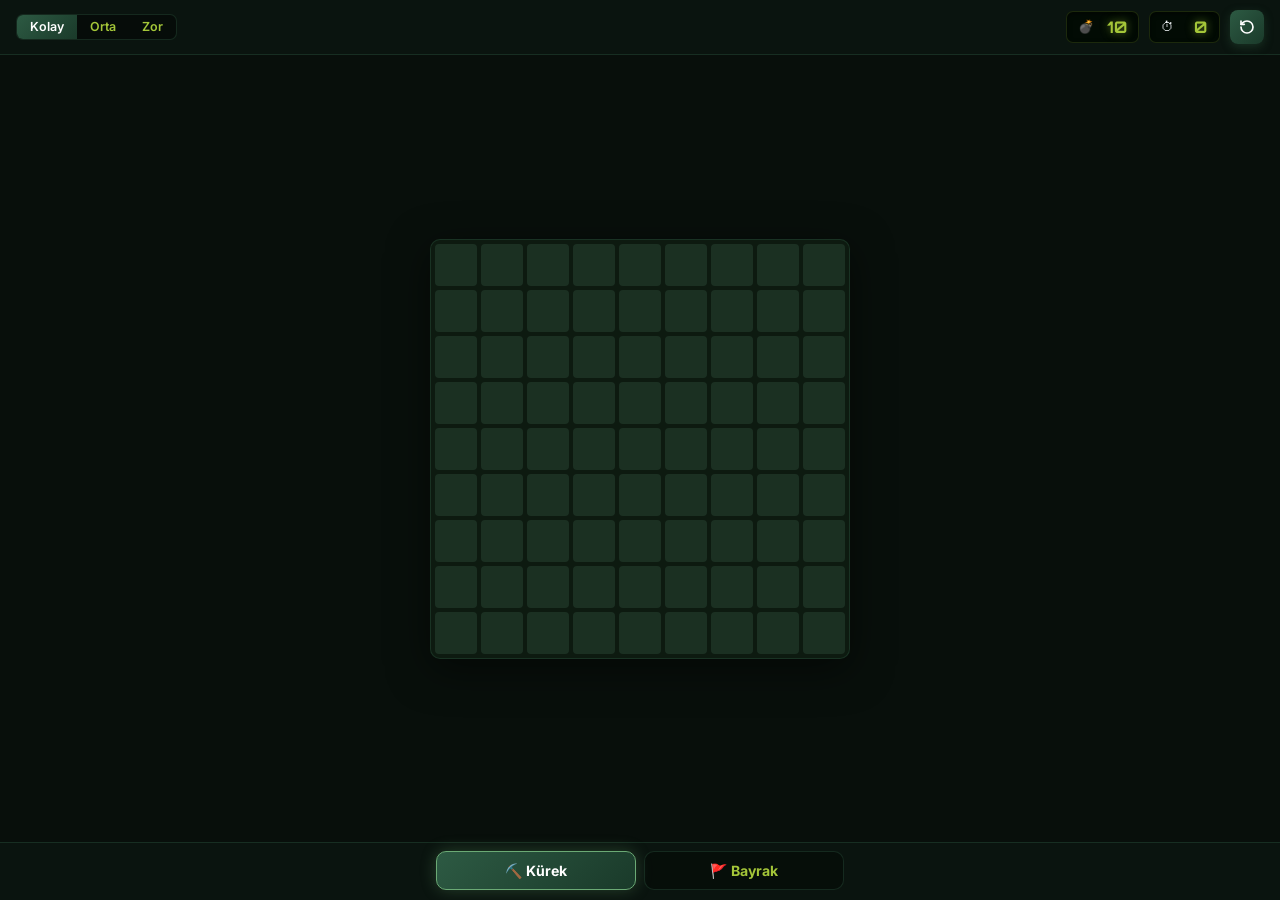
<file: games/minesweeper.html>
<!DOCTYPE html>
<html lang="tr">

<head>
    <meta charset="UTF-8">
    <meta name="viewport" content="width=device-width, initial-scale=1.0, user-scalable=no">
    <title>Mayın Tarlası – LvlUp</title>
    <link rel="preconnect" href="https://fonts.googleapis.com">
    <link rel="preconnect" href="https://fonts.gstatic.com" crossorigin>
    <link
        href="https://fonts.googleapis.com/css2?family=Inter:wght@400;500;600;700&family=Orbitron:wght@600;700&display=swap"
        rel="stylesheet">
    <style>
        /* ═══════════════════════════════
   RESET & TOKENS
═══════════════════════════════ */
        *,
        *::before,
        *::after {
            box-sizing: border-box;
            margin: 0;
            padding: 0;
        }

        button {
            font-family: inherit;
            cursor: pointer;
            border: none;
            background: none;
        }

        :root {
            --bg: #080f0b;
            --bg-board: #0d1a10;
            /* gap rengi — hücreden koyu */
            --cell: #1b3022;
            --cell-h: #233d2b;
            --cell-open: #070e09;
            --cell-flag: #1d2d0c;
            --cell-boom: #5a0000;
            --cell-dead: #2a0707;

            --g-dark: #1A3A2A;
            --g-mid: #2D5A43;
            --g-light: #6BAA75;
            --neon: #A4C639;
            --neon-glow: rgba(164, 198, 57, .55);
            --red: #8B0000;

            --txt: #f1f5f9;
            --txt-dim: #94a3b8;
            --txt-muted: #4d6858;

            --border: rgba(45, 90, 67, .38);
            --surface: rgba(12, 22, 16, .9);
        }

        html {
            height: 100dvh;
            overflow: hidden;
        }

        body {
            height: 100dvh;
            overflow: hidden;
            font-family: 'Inter', sans-serif;
            color: var(--txt);
            background: var(--bg);
            display: flex;
            flex-direction: column;
        }

        /* ═══════════════════════════════
   HUD  (top)
═══════════════════════════════ */
        .hud {
            flex-shrink: 0;
            display: flex;
            align-items: center;
            gap: 10px;
            padding: 10px 16px;
            background: var(--surface);
            border-bottom: 1px solid var(--border);
            backdrop-filter: blur(14px);
            -webkit-backdrop-filter: blur(14px);
            z-index: 10;
            flex-wrap: wrap;
        }

        .hud-title {
            font-family: 'Orbitron', sans-serif;
            font-size: .85rem;
            font-weight: 700;
            color: var(--g-light);
            letter-spacing: .06em;
            white-space: nowrap;
            text-shadow: 0 0 14px rgba(107, 170, 117, .4);
        }

        .diff-tabs {
            display: flex;
            background: rgba(0, 0, 0, .35);
            border: 1px solid var(--border);
            border-radius: 7px;
            overflow: hidden;
        }

        .diff-tab {
            padding: 6px 13px;
            font-size: .78rem;
            font-weight: 600;
            color: var(--neon);
            line-height: 1;
            white-space: nowrap;
            transition: background .15s, color .15s;
        }

        .diff-tab:hover {
            background: rgba(255, 255, 255, .07);
        }

        .diff-tab.on {
            background: linear-gradient(135deg, var(--g-mid), var(--g-dark));
            color: #fff;
        }

        .hud-spacer {
            flex: 1;
        }

        .lcd {
            display: flex;
            align-items: center;
            gap: 5px;
            padding: 5px 11px;
            background: #020b04;
            border: 1px solid rgba(164, 198, 57, .16);
            border-radius: 7px;
            box-shadow: inset 0 2px 5px rgba(0, 0, 0, .5);
        }

        .lcd-icon {
            font-size: .8rem;
            line-height: 1;
        }

        .lcd-val {
            font-family: 'Orbitron', sans-serif;
            font-size: 1rem;
            font-weight: 700;
            color: var(--neon);
            text-shadow: 0 0 8px var(--neon-glow);
            min-width: 2.2ch;
            text-align: right;
            letter-spacing: .04em;
        }

        .hud-btn {
            width: 34px;
            height: 34px;
            display: flex;
            align-items: center;
            justify-content: center;
            background: linear-gradient(135deg, var(--g-mid), var(--g-dark));
            border-radius: 8px;
            color: #fff;
            flex-shrink: 0;
            box-shadow: 0 3px 10px rgba(45, 90, 67, .4);
            transition: transform .15s, box-shadow .15s;
        }

        .hud-btn:hover {
            transform: translateY(-2px);
            box-shadow: 0 5px 14px rgba(45, 90, 67, .55);
        }

        .hud-btn:active {
            transform: scale(.92);
        }

        .hud-btn svg {
            display: block;
        }

        /* ═══════════════════════════════
   BOARD WRAP
═══════════════════════════════ */
        .board-wrap {
            flex: 1;
            min-height: 0;
            display: flex;
            align-items: center;
            justify-content: center;
            overflow: hidden;
            position: relative;
            z-index: 1;
        }

        /* ═══════════════════════════════
   GRID & CELLS
═══════════════════════════════ */
        .grid {
            display: grid;
            gap: var(--gap, 4px);
            background: var(--bg-board);
            /* gap rengi buradan geliyor */
            padding: var(--gap, 4px);
            border-radius: 10px;
        }

        .c {
            width: var(--sz);
            height: var(--sz);
            background: var(--cell);
            border-radius: 4px;
            display: flex;
            align-items: center;
            justify-content: center;
            font-size: calc(var(--sz) * .48);
            font-weight: 700;
            line-height: 1;
            cursor: pointer;
            user-select: none;
            -webkit-user-select: none;
            touch-action: none;
            position: relative;
            transition: background .1s, transform .08s;
        }

        .c:hover:not(.open):not(.boom):not(.dead) {
            background: var(--cell-h);
        }

        .c:active:not(.open) {
            transform: scale(.86);
        }

        .c.open {
            background: var(--cell-open);
            cursor: default;
        }

        .c.flag {
            background: var(--cell-flag);
        }

        .c.boom {
            background: var(--cell-boom) !important;
            box-shadow: 0 0 10px rgba(139, 0, 0, .7) !important;
            cursor: default;
        }

        .c.dead {
            background: var(--cell-dead);
            cursor: default;
        }

        /* long-press ring */
        .c.pressing::after {
            content: '';
            position: absolute;
            inset: 1px;
            border-radius: 3px;
            border: 2px solid var(--neon);
            opacity: 0;
            animation: pressRing .44s linear forwards;
            pointer-events: none;
        }

        @keyframes pressRing {
            0% {
                opacity: 0;
                transform: scale(.4);
            }

            35% {
                opacity: 1;
            }

            100% {
                opacity: 1;
                transform: scale(1);
            }
        }

        /* pop */
        @keyframes cellPop {
            0% {
                transform: scale(.1);
                opacity: 0;
            }

            55% {
                transform: scale(1.2);
            }

            100% {
                transform: scale(1);
                opacity: 1;
            }
        }

        .c.pop {
            animation: cellPop .28s cubic-bezier(.175, .885, .32, 1.275) forwards;
        }

        /* chord */
        @keyframes chordFlash {

            0%,
            100% {
                background: var(--cell-open);
            }

            45% {
                background: rgba(45, 90, 67, .5);
            }
        }

        .c.chord {
            animation: chordFlash .26s ease;
        }

        /* win */
        @keyframes winPulse {

            0%,
            100% {
                background: var(--cell-open);
            }

            40% {
                background: rgba(45, 100, 67, .45);
            }
        }

        .c.win {
            animation: winPulse .5s ease var(--wd, 0ms) both;
        }

        /* number colors */
        .n1 {
            color: #6BAA75
        }

        .n2 {
            color: #A4C639
        }

        .n3 {
            color: #DDA15E
        }

        .n4 {
            color: #BC6C25
        }

        .n5 {
            color: #d95f5f
        }

        .n6 {
            color: #f5c518
        }

        .n7 {
            color: #ff7043
        }

        .n8 {
            color: #ef5350
        }

        /* ═══════════════════════════════
   ACTION BAR  (bottom)
═══════════════════════════════ */
        .action-bar {
            flex-shrink: 0;
            display: flex;
            gap: 8px;
            padding: 8px 14px 10px;
            background: var(--surface);
            border-top: 1px solid var(--border);
            backdrop-filter: blur(14px);
            -webkit-backdrop-filter: blur(14px);
            justify-content: center;
            z-index: 10;
        }

        .mode-btn {
            flex: 1;
            max-width: 200px;
            padding: 10px 16px;
            display: flex;
            align-items: center;
            justify-content: center;
            gap: 7px;
            border: 1.5px solid var(--border);
            border-radius: 10px;
            background: rgba(0, 0, 0, .3);
            color: var(--neon);
            font-size: .88rem;
            font-weight: 700;
            white-space: nowrap;
            transition: all .18s;
        }

        .mode-btn:hover {
            background: rgba(255, 255, 255, .07);
        }

        .mode-btn.on {
            background: linear-gradient(135deg, var(--g-mid), var(--g-dark));
            border-color: var(--g-light);
            color: #fff;
            box-shadow: 0 0 16px rgba(107, 170, 117, .3);
        }

        /* ═══════════════════════════════
   RESULT OVERLAY
═══════════════════════════════ */
        .overlay {
            position: fixed;
            inset: 0;
            z-index: 100;
            display: flex;
            align-items: center;
            justify-content: center;
            background: rgba(0, 0, 0, .65);
            backdrop-filter: blur(6px);
            -webkit-backdrop-filter: blur(6px);
            opacity: 0;
            pointer-events: none;
            transition: opacity .22s;
        }

        .overlay.show {
            opacity: 1;
            pointer-events: all;
        }

        .r-card {
            width: min(88vw, 310px);
            background: linear-gradient(155deg, rgba(14, 26, 19, .98), rgba(7, 12, 9, .98));
            border-radius: 18px;
            padding: 30px 24px 24px;
            text-align: center;
            display: flex;
            flex-direction: column;
            align-items: center;
            gap: 5px;
            transform: scale(.82);
            transition: transform .28s cubic-bezier(.175, .885, .32, 1.275);
        }

        .overlay.show .r-card {
            transform: scale(1);
        }

        .r-card.lost {
            border: 2px solid var(--red);
            box-shadow: 0 0 55px rgba(139, 0, 0, .4);
        }

        .r-card.won {
            border: 2px solid var(--neon);
            box-shadow: 0 0 55px rgba(164, 198, 57, .22);
        }

        .r-emoji {
            font-size: 2.8rem;
            line-height: 1;
            margin-bottom: 3px;
        }

        .r-title {
            font-family: 'Orbitron', sans-serif;
            font-size: 1.3rem;
            font-weight: 700;
            letter-spacing: .04em;
        }

        .r-card.lost .r-title {
            color: #e05555;
        }

        .r-card.won .r-title {
            color: var(--neon);
            text-shadow: 0 0 10px var(--neon-glow);
        }

        .r-sub {
            font-size: .88rem;
            color: var(--txt-dim);
            margin-bottom: 6px;
        }

        .r-stats {
            display: flex;
            gap: 8px;
            width: 100%;
            margin: 4px 0 18px;
        }

        .r-stat {
            flex: 1;
            padding: 8px 8px 9px;
            background: rgba(0, 0, 0, .3);
            border: 1px solid var(--border);
            border-radius: 7px;
        }

        .r-stat-l {
            font-size: .64rem;
            font-weight: 600;
            letter-spacing: .08em;
            text-transform: uppercase;
            color: var(--txt-muted);
            margin-bottom: 3px;
        }

        .r-stat-v {
            font-family: 'Orbitron', sans-serif;
            font-size: 1.05rem;
            font-weight: 700;
            color: var(--neon);
        }

        .r-btn {
            width: 100%;
            padding: 12px;
            border-radius: 10px;
            background: linear-gradient(135deg, var(--g-mid), var(--g-dark));
            color: #fff;
            font-size: .92rem;
            font-weight: 700;
            box-shadow: 0 4px 14px rgba(45, 90, 67, .4);
            transition: transform .15s, box-shadow .15s;
        }

        .r-btn:hover {
            transform: translateY(-2px);
            box-shadow: 0 6px 18px rgba(45, 90, 67, .55);
        }

        .r-btn:active {
            transform: scale(.97);
        }

        /* ═══════════════════════════════════════════════════════
   DESKTOP  (≥ 769px)
   Board ortalanmış kart içinde, hücreler ekrana sığacak
═══════════════════════════════════════════════════════ */
        @media (min-width: 769px) {
            .board-wrap {
                padding: 14px;
            }

            .grid {
                box-shadow: 0 10px 40px rgba(0, 0, 0, .5);
                border: 1px solid var(--border);
            }
        }

        /* ═══════════════════════════════════════════════════════
   MOBİL  (≤ 768px) — sıfırdan tasarım
═══════════════════════════════════════════════════════ */
        @media (max-width: 768px) {

            /* ── HUD: 2 SATIR ──────────────────────────────────
     Satır 1: zorluk tab barı (tam genişlik)
     Satır 2: mayın sayacı  +  süre  +  yeni oyun
  ─────────────────────────────────────────────────── */
            .hud {
                flex-wrap: wrap;
                /* diff-tabs kendi satırına düşsün */
                padding: 0;
                gap: 0;
                align-items: stretch;
            }

            .hud-title {
                display: none;
            }

            .hud-spacer {
                display: none;
            }

            /* SATIR 1 */
            .diff-tabs {
                width: 100%;
                border-radius: 0;
                border: none;
                border-bottom: 1px solid var(--border);
                background: rgba(0, 0, 0, .18);
            }

            .diff-tab {
                flex: 1;
                text-align: center;
                padding: 12px 6px;
                font-size: .83rem;
            }

            /* SATIR 2 */
            .lcd {
                padding: 10px 14px;
                border-radius: 0;
                background: transparent;
                border: none;
                box-shadow: none;
                gap: 6px;
            }

            .lcd-val {
                font-size: 1.05rem;
                min-width: 2.2ch;
            }

            .lcd-icon {
                font-size: .85rem;
            }

            .hud-btn {
                margin-left: auto;
                /* sağa it */
                margin-right: 12px;
                align-self: center;
                width: 38px;
                height: 38px;
                border-radius: 9px;
                flex-shrink: 0;
            }

            /* ── BOARD ──────────────────────────────────────────
     Kart çerçevesi yok. Grid arka planı gap rengi görevi görür.
     Board tam kalan yüksekliği kullanır, overflow: hidden (hücreler sığar).
  ─────────────────────────────────────────────────── */
            .board-wrap {
                padding: 10px;
                overflow: hidden;
                align-items: center;
                justify-content: center;
                background: var(--bg);
            }

            .grid {
                border: none !important;
                box-shadow: none !important;
                border-radius: 9px;
            }

            .c {
                border-radius: 6px;
            }

            /* ── ACTION BAR ─────────────────────────────────────
     İki büyük mod butonu. Minimum 52px yükseklik.
  ─────────────────────────────────────────────────── */
            .action-bar {
                padding: 10px 12px 16px;
                gap: 10px;
            }

            .mode-btn {
                max-width: none;
                flex: 1;
                padding: 16px 10px;
                font-size: 1rem;
                border-radius: 14px;
                border-width: 2px;
                letter-spacing: .01em;
            }
        }

        /* ── LANDSCAPE TELEFON ── */
        @media (max-height: 500px) and (orientation: landscape) {
            .hud-title {
                display: none;
            }

            .hud {
                flex-wrap: nowrap;
                padding: 5px 12px;
                align-items: center;
            }

            .diff-tabs {
                width: auto;
                border: 1px solid var(--border);
                border-radius: 7px;
                background: rgba(0, 0, 0, .35);
            }

            .diff-tab {
                padding: 5px 10px;
                font-size: .74rem;
            }

            .lcd {
                padding: 4px 9px;
                background: #020b04;
                border: 1px solid rgba(164, 198, 57, .16);
                border-radius: 7px;
                box-shadow: inset 0 2px 5px rgba(0, 0, 0, .5);
            }

            .lcd-val {
                font-size: .85rem;
            }

            .hud-btn {
                margin-left: 0;
                margin-right: 0;
            }

            .board-wrap {
                padding: 5px 8px;
            }

            .action-bar {
                padding: 5px 12px 8px;
                gap: 8px;
            }

            .mode-btn {
                padding: 8px 14px;
                font-size: .84rem;
                border-radius: 10px;
            }
        }
    </style>
</head>

<body>

    <!-- HUD -->
    <header class="hud">
        <div class="diff-tabs">
            <button class="diff-tab on" id="d-easy" onclick="setDiff('easy')">Kolay</button>
            <button class="diff-tab" id="d-medium" onclick="setDiff('medium')">Orta</button>
            <button class="diff-tab" id="d-hard" onclick="setDiff('hard')">Zor</button>
        </div>
        <div class="hud-spacer"></div>
        <div class="lcd" title="Kalan mayın">
            <span class="lcd-icon">💣</span>
            <span class="lcd-val" id="hud-mines">10</span>
        </div>
        <div class="lcd" title="Süre">
            <span class="lcd-icon">⏱</span>
            <span class="lcd-val" id="hud-time">0</span>
        </div>
        <button class="hud-btn" onclick="newGame()" title="Yeni oyun">
            <svg width="16" height="16" viewBox="0 0 24 24" fill="none" stroke="currentColor" stroke-width="2.5"
                stroke-linecap="round" stroke-linejoin="round">
                <path d="M3 12a9 9 0 1 0 9-9 9.75 9.75 0 0 0-6.74 2.74L3 8" />
                <path d="M3 3v5h5" />
            </svg>
        </button>
    </header>

    <!-- BOARD -->
    <div class="board-wrap" id="boardWrap">
        <div class="grid" id="grid"></div>
    </div>

    <!-- ACTION BAR -->
    <div class="action-bar">
        <button class="mode-btn on" id="btn-dig" onclick="setMode('dig')">⛏️ Kürek</button>
        <button class="mode-btn" id="btn-flag" onclick="setMode('flag')">🚩 Bayrak</button>
    </div>

    <!-- RESULT OVERLAY -->
    <div class="overlay" id="overlay">
        <div class="r-card" id="rCard">
            <div class="r-emoji" id="rEmoji">💣</div>
            <div class="r-title" id="rTitle">Oyun Bitti</div>
            <div class="r-sub" id="rSub">Mayına bastın!</div>
            <div class="r-stats">
                <div class="r-stat">
                    <div class="r-stat-l">Süre</div>
                    <div class="r-stat-v" id="rTime">0s</div>
                </div>
                <div class="r-stat">
                    <div class="r-stat-l">Mayın</div>
                    <div class="r-stat-v" id="rMines">10</div>
                </div>
                <div class="r-stat">
                    <div class="r-stat-l">Zorluk</div>
                    <div class="r-stat-v" id="rDiff">Kolay</div>
                </div>
            </div>
            <button class="r-btn" onclick="newGame()">Tekrar Oyna</button>
        </div>
    </div>

    <script>
        /* ── AUDIO ── */
        let _ac;
        function ac() {
            if (!_ac) _ac = new (window.AudioContext || window.webkitAudioContext)();
            if (_ac.state === 'suspended') _ac.resume();
            return _ac;
        }
        function beep(t) {
            try {
                const c = ac(), now = c.currentTime;
                const o = c.createOscillator(), g = c.createGain();
                o.connect(g); g.connect(c.destination);
                ({
                    dig: () => { o.type = 'sine'; o.frequency.setValueAtTime(300, now); o.frequency.linearRampToValueAtTime(480, now + .06); g.gain.setValueAtTime(.12, now); g.gain.exponentialRampToValueAtTime(.001, now + .12); o.start(now); o.stop(now + .12); },
                    flag: () => { o.type = 'square'; o.frequency.setValueAtTime(640, now); o.frequency.setValueAtTime(860, now + .05); g.gain.setValueAtTime(.05, now); g.gain.exponentialRampToValueAtTime(.001, now + .12); o.start(now); o.stop(now + .12); },
                    pop: () => { o.type = 'triangle'; o.frequency.setValueAtTime(120, now); o.frequency.exponentialRampToValueAtTime(40, now + .2); g.gain.setValueAtTime(.15, now); g.gain.exponentialRampToValueAtValue(.001, now + .2); o.start(now); o.stop(now + .2); },
                    boom: () => { o.type = 'sawtooth'; o.frequency.setValueAtTime(160, now); o.frequency.exponentialRampToValueAtTime(18, now + .6); g.gain.setValueAtTime(.5, now); g.gain.exponentialRampToValueAtTime(.001, now + .6); o.start(now); o.stop(now + .6); },
                    win: () => { o.type = 'sine';[400, 523, 659, 784, 1047].forEach((f, i) => o.frequency.setValueAtTime(f, now + i * .09)); g.gain.setValueAtTime(.25, now); g.gain.linearRampToValueAtTime(0, now + .6); o.start(now); o.stop(now + .6); },
                    lose: () => { o.type = 'sawtooth';[280, 230, 180, 130].forEach((f, i) => o.frequency.setValueAtTime(f, now + i * .22)); g.gain.setValueAtTime(.25, now); g.gain.linearRampToValueAtTime(0, now + 1.1); o.start(now); o.stop(now + 1.1); },
                })[t]?.();
            } catch (_) { }
        }

        /* ── STATE ── */
        let ROWS = 9, COLS = 9, MINES = 10, DIFF = 'Kolay';
        let board = [], opened = 0, flagged = 0;
        let over = false, fresh = true, secs = 0, ticker = null, mode = 'dig';
        let explodeTimers = [];

        const gridEl = document.getElementById('grid');
        const isMob = () => window.innerWidth <= 768;

        /* ── DIFFICULTY ── */
        function setDiff(lvl) {
            document.querySelectorAll('.diff-tab').forEach(b => b.classList.remove('on'));
            document.getElementById('d-' + lvl).classList.add('on');
            const m = isMob();
            //                    MOBİL (COLS×ROWS / MINES)    MASAÜSTÜ
            if (lvl === 'easy') { ROWS = m ? 8 : 9; COLS = m ? 8 : 9; MINES = m ? 10 : 10; DIFF = 'Kolay'; }
            else if (lvl === 'medium') { ROWS = m ? 10 : 16; COLS = m ? 9 : 16; MINES = m ? 20 : 40; DIFF = 'Orta'; }
            else { ROWS = m ? 14 : 16; COLS = m ? 9 : 30; MINES = m ? 30 : 99; DIFF = 'Zor'; }
            newGame();
        }

        /* ── MODE ── */
        function setMode(m) {
            mode = m;
            document.getElementById('btn-dig').classList.toggle('on', m === 'dig');
            document.getElementById('btn-flag').classList.toggle('on', m === 'flag');
        }

        /* ── CELL SIZE ── */
        function calcSize() {
            const wrap = document.getElementById('boardWrap');
            const GAP = 4;

            if (isMob()) {
                /* ── MOBİL ──────────────────────────────────────────────
                   Hücreler tam olarak board-wrap'a sığar, overflow olmaz.
                   Hesaplama: kullanılabilir piksel / hücre sayısı.
                   - sidePad: board-wrap padding (10px × 2 = 20px)
                   - gridPad: grid'in kendi padding'i (4px × 2 = 8px)
                ─────────────────────────────────────────────────────── */
                const sidePad = 20, gridPad = 8;
                const aw = wrap.clientWidth - sidePad - gridPad - GAP * (COLS - 1);
                const ah = wrap.clientHeight - sidePad - gridPad - GAP * (ROWS - 1);
                const sz = Math.max(20, Math.min(Math.floor(aw / COLS), Math.floor(ah / ROWS), 54));
                gridEl.style.setProperty('--sz', sz + 'px');
                gridEl.style.setProperty('--gap', GAP + 'px');
                gridEl.style.gridTemplateColumns = `repeat(${COLS}, ${sz}px)`;
            } else {
                /* ── MASAÜSTÜ (mevcut mantık, değiştirilmedi) ── */
                const wPad = 28, gPad = GAP * 2;
                const aw = wrap.clientWidth - wPad - gPad - GAP * (COLS - 1);
                const ah = wrap.clientHeight - wPad - gPad - GAP * (ROWS - 1);
                const sz = Math.max(18, Math.min(Math.floor(aw / COLS), Math.floor(ah / ROWS), 42));
                gridEl.style.setProperty('--sz', sz + 'px');
                gridEl.style.setProperty('--gap', GAP + 'px');
                gridEl.style.gridTemplateColumns = `repeat(${COLS}, ${sz}px)`;
            }
        }

        /* ── INIT ── */
        function newGame() {
            clearInterval(ticker);
            explodeTimers.forEach(clearTimeout);
            explodeTimers = [];
            board = Array.from({ length: ROWS }, () =>
                Array.from({ length: COLS }, () => ({ mine: false, open: false, flag: false, n: 0 })));
            opened = flagged = secs = 0; over = false; fresh = true;
            document.getElementById('overlay').classList.remove('show');
            updateHUD();
            requestAnimationFrame(() => { calcSize(); renderAll(); });
        }

        let _rsz;
        window.addEventListener('resize', () => {
            clearTimeout(_rsz);
            _rsz = setTimeout(() => { calcSize(); }, 160);
        });

        function updateHUD() {
            document.getElementById('hud-mines').textContent = MINES - flagged;
            document.getElementById('hud-time').textContent = secs;
        }

        /* ── MINES ── */
        function plantMines(fr, fc) {
            const MAX_ATTEMPTS = 200;
            let attempts = 0;
            do {
                eachCell(d => { d.mine = false; d.n = 0; });
                let p = 0;
                while (p < MINES) {
                    const r = Math.floor(Math.random() * ROWS), c = Math.floor(Math.random() * COLS);
                    if (!board[r][c].mine && !(Math.abs(r - fr) <= 1 && Math.abs(c - fc) <= 1)) {
                        board[r][c].mine = true; p++;
                    }
                }
                eachCell((d, r, c) => {
                    if (d.mine) return;
                    let n = 0; eachNeighbor(r, c, nb => { if (nb.mine) n++; }); d.n = n;
                });
                attempts++;
            } while (attempts < MAX_ATTEMPTS && !isSolvable(fr, fc));

            ticker = setInterval(() => { if (!over) { secs++; updateHUD(); } }, 1000);
        }

        function isSolvable(fr, fc) {
            const open = Array.from({ length: ROWS }, () => new Array(COLS).fill(false));
            const flag = Array.from({ length: ROWS }, () => new Array(COLS).fill(false));

            function revealSim(r, c) {
                const q = [[r, c]];
                while (q.length) {
                    const [rr, cc] = q.shift();
                    if (open[rr][cc] || board[rr][cc].mine) continue;
                    open[rr][cc] = true;
                    if (board[rr][cc].n === 0) {
                        for (let dr = -1; dr <= 1; dr++) for (let dc = -1; dc <= 1; dc++) {
                            if (!dr && !dc) continue;
                            const nr = rr + dr, nc = cc + dc;
                            if (nr >= 0 && nr < ROWS && nc >= 0 && nc < COLS && !open[nr][nc]) q.push([nr, nc]);
                        }
                    }
                }
            }

            revealSim(fr, fc);

            let progress = true;
            while (progress) {
                progress = false;
                for (let r = 0; r < ROWS; r++) for (let c = 0; c < COLS; c++) {
                    if (!open[r][c]) continue;
                    const num = board[r][c].n;
                    const hidden = [], adjFlags = [];
                    for (let dr = -1; dr <= 1; dr++) for (let dc = -1; dc <= 1; dc++) {
                        if (!dr && !dc) continue;
                        const nr = r + dr, nc = c + dc;
                        if (nr < 0 || nr >= ROWS || nc < 0 || nc >= COLS) continue;
                        if (flag[nr][nc]) adjFlags.push([nr, nc]);
                        else if (!open[nr][nc]) hidden.push([nr, nc]);
                    }
                    const rem = num - adjFlags.length;
                    if (rem === hidden.length && hidden.length > 0) {
                        hidden.forEach(([nr, nc]) => { flag[nr][nc] = true; progress = true; });
                    }
                    if (rem === 0 && hidden.length > 0) {
                        hidden.forEach(([nr, nc]) => { if (!board[nr][nc].mine) { revealSim(nr, nc); progress = true; } });
                    }
                }
            }

            for (let r = 0; r < ROWS; r++) for (let c = 0; c < COLS; c++) {
                if (!board[r][c].mine && !open[r][c]) return false;
            }
            return true;
        }

        function eachCell(fn) {
            for (let r = 0; r < ROWS; r++) for (let c = 0; c < COLS; c++) fn(board[r][c], r, c);
        }
        function eachNeighbor(r, c, fn) {
            for (let dr = -1; dr <= 1; dr++) for (let dc = -1; dc <= 1; dc++) {
                if (!dr && !dc) continue;
                const nr = r + dr, nc = c + dc;
                if (nr >= 0 && nr < ROWS && nc >= 0 && nc < COLS) fn(board[nr][nc], nr, nc);
            }
        }
        function cellEl(r, c) { return gridEl.children[r * COLS + c]; }

        /* ── REVEAL (BFS) ── */
        function reveal(r, c) {
            if (over || board[r][c].open || board[r][c].flag) return;
            if (fresh) { fresh = false; plantMines(r, c); }
            const q = [[r, c]], seen = new Set();
            while (q.length) {
                const [rr, cc] = q.shift(), key = rr * COLS + cc;
                if (seen.has(key)) continue; seen.add(key);
                const d = board[rr][cc];
                if (d.open || d.flag) continue;
                d.open = true; opened++;
                if (d.mine) { explode(rr, cc); return; }
                if (d.n === 0) eachNeighbor(rr, cc, (_, nr, nc) => q.push([nr, nc]));
            }
            seen.forEach(key => { const r2 = Math.floor(key / COLS), c2 = key % COLS; updateCell(r2, c2); });
            beep('dig'); checkWin();
        }

        function toggleFlag(r, c) {
            if (over || board[r][c].open) return;
            board[r][c].flag = !board[r][c].flag;
            flagged += board[r][c].flag ? 1 : -1;
            beep('flag'); updateCell(r, c); updateHUD();
        }

        function chord(r, c) {
            const d = board[r][c];
            if (!d.open || !d.n || over) return;
            let fl = 0; eachNeighbor(r, c, nb => { if (nb.flag) fl++; });
            if (fl !== d.n) return;
            const el = cellEl(r, c);
            el.classList.add('chord');
            el.addEventListener('animationend', () => el.classList.remove('chord'), { once: true });
            eachNeighbor(r, c, (_, nr, nc) => { if (!board[nr][nc].flag && !board[nr][nc].open) reveal(nr, nc); });
        }

        function checkWin() { if (opened === ROWS * COLS - MINES) endGame(true); }

        /* ── EXPLODE ── */
        function explode(er, ec) {
            over = true; clearInterval(ticker); beep('boom');
            const hit = cellEl(er, ec);
            hit.className = 'c boom pop'; hit.textContent = '💣';
            const rest = [];
            eachCell((d, r, c) => { if (d.mine && !(r === er && c === ec)) rest.push({ r, c, dist: Math.hypot(r - er, c - ec) }); });
            rest.sort((a, b) => a.dist - b.dist);
            let delay = 420;
            rest.forEach(({ r, c }) => {
                explodeTimers.push(setTimeout(() => { const el = cellEl(r, c); el.className = 'c dead pop'; el.textContent = '💣'; beep('pop'); }, delay));
                delay += 70;
            });
            explodeTimers.push(setTimeout(() => { beep('lose'); showResult(false); }, delay + 400));
        }

        function endGame(won) {
            over = true; clearInterval(ticker);
            if (!won) return;
            beep('win');
            const cx = COLS / 2, cy = ROWS / 2;
            eachCell((d, r, c) => {
                if (!d.open) return;
                const el = cellEl(r, c);
                el.style.setProperty('--wd', Math.round(Math.hypot(r - cy, c - cx) * 55) + 'ms');
                el.classList.add('win');
            });
            setTimeout(() => showResult(true), 600);
        }

        function showResult(won) {
            const card = document.getElementById('rCard');
            card.className = 'r-card ' + (won ? 'won' : 'lost');
            document.getElementById('rEmoji').textContent = won ? '🏆' : '💣';
            document.getElementById('rTitle').textContent = won ? 'Kazandın!' : 'Oyun Bitti';
            document.getElementById('rSub').textContent = won ? 'Tüm mayınları buldun!' : 'Mayına bastın...';
            document.getElementById('rTime').textContent = secs + 's';
            document.getElementById('rMines').textContent = MINES - flagged;
            document.getElementById('rDiff').textContent = DIFF;
            document.getElementById('overlay').classList.add('show');
        }

        /* ── RENDER ── */
        function renderAll() {
            gridEl.innerHTML = '';
            for (let r = 0; r < ROWS; r++) for (let c = 0; c < COLS; c++) gridEl.appendChild(makeCell(r, c));
        }
        function makeCell(r, c) {
            const el = document.createElement('div');
            el.className = 'c'; applyCell(el, board[r][c]); attachEvents(el, r, c); return el;
        }
        function updateCell(r, c) { const el = cellEl(r, c); if (el) applyCell(el, board[r][c]); }
        function applyCell(el, d) {
            el.className = 'c'; el.textContent = '';
            if (d.open) { el.classList.add('open'); if (d.mine) el.textContent = '💣'; else if (d.n) { el.textContent = d.n; el.classList.add('n' + d.n); } }
            else if (d.flag) { el.classList.add('flag'); el.textContent = '🚩'; }
        }

        /* ── EVENTS ── */
        function attachEvents(el, r, c) {
            /* desktop */
            el.addEventListener('click', e => {
                e.preventDefault();
                if (over) return;
                const d = board[r][c];
                if (d.open && d.n) { chord(r, c); return; }
                if (d.open) return;
                if (mode === 'flag') toggleFlag(r, c); else if (!d.flag) reveal(r, c);
            });
            el.addEventListener('contextmenu', e => { e.preventDefault(); if (!over) toggleFlag(r, c); });
            el.addEventListener('mousedown', e => { if (e.button === 1) { e.preventDefault(); chord(r, c); } });

            /* mobile touch */
            let timer = null, moved = false, sx, sy;
            el.addEventListener('touchstart', e => {
                e.preventDefault(); moved = false;
                sx = e.touches[0].clientX; sy = e.touches[0].clientY;
                if (over) return;
                const d = board[r][c]; if (d.open) return;
                el.classList.add('pressing');
                timer = setTimeout(() => { timer = null; el.classList.remove('pressing'); if (!moved) toggleFlag(r, c); }, 450);
            }, { passive: false });
            el.addEventListener('touchmove', e => {
                if (Math.abs(e.touches[0].clientX - sx) > 8 || Math.abs(e.touches[0].clientY - sy) > 8) {
                    moved = true; clearTimeout(timer); timer = null; el.classList.remove('pressing');
                }
            }, { passive: true });
            el.addEventListener('touchend', e => {
                e.preventDefault(); el.classList.remove('pressing');
                if (over || moved) { clearTimeout(timer); timer = null; return; }
                const d = board[r][c];
                // Açık sayı hücresine tap → chord (timer'dan bağımsız)
                if (d.open && d.n) { clearTimeout(timer); timer = null; chord(r, c); return; }
                if (d.open) { clearTimeout(timer); timer = null; return; }
                if (timer !== null) {
                    clearTimeout(timer); timer = null;
                    if (mode === 'flag') toggleFlag(r, c); else if (!d.flag) reveal(r, c);
                }
            }, { passive: false });
        }

        newGame();
    </script>
</body>

</html>
</file>
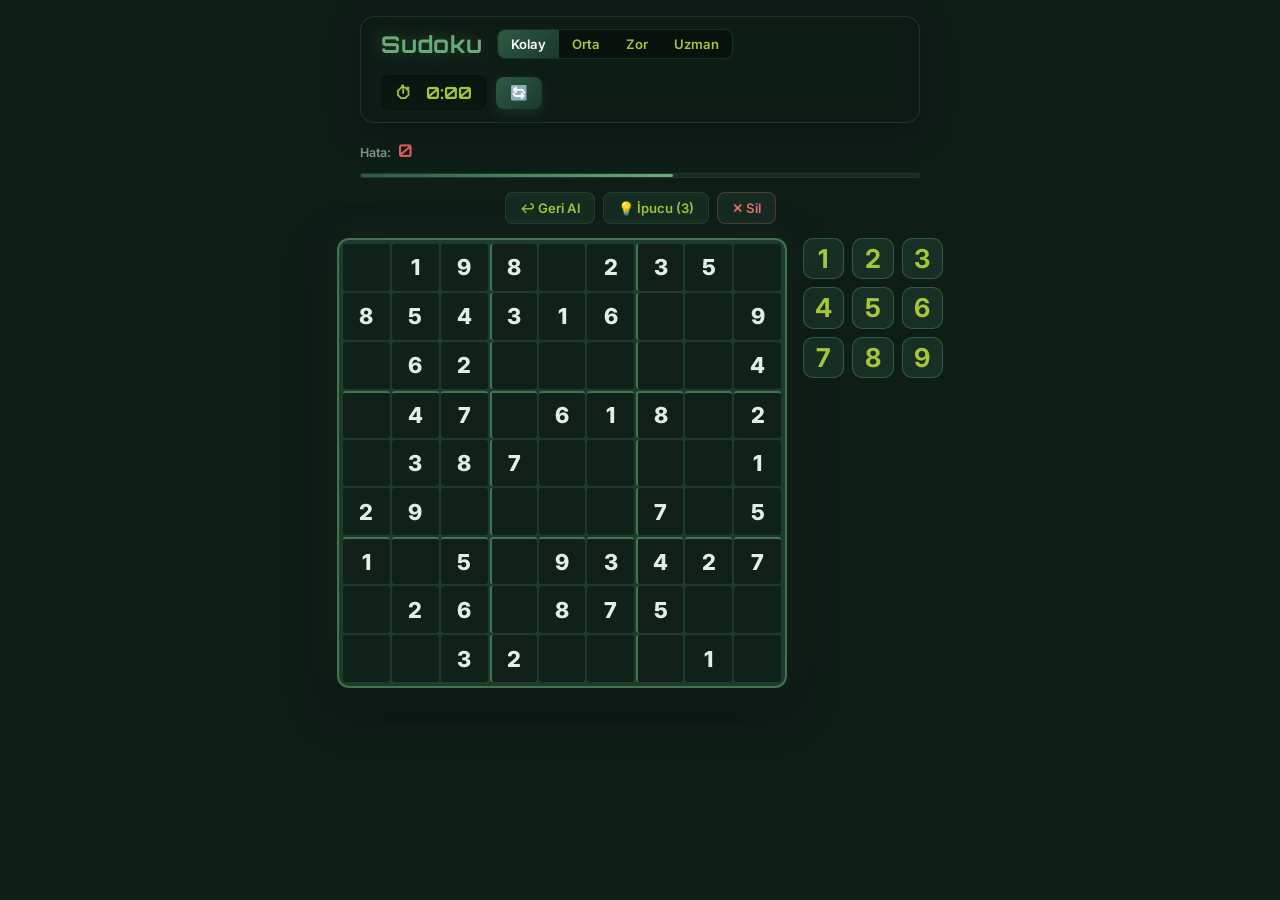
<file: games/sudoku.html>
<!DOCTYPE html>
<html lang="tr">

<head>
    <meta charset="UTF-8">
    <meta name="viewport" content="width=device-width, initial-scale=1.0">
    <title>Sudoku</title>
    <style>
        @import url('https://fonts.googleapis.com/css2?family=Orbitron:wght@400;700;900&family=Inter:wght@400;600;700&display=swap');

        * {
            box-sizing: border-box;
            margin: 0;
            padding: 0;
        }

        body {
            font-family: 'Inter', sans-serif;
            background: rgb(15, 29, 23);
            color: #f1f5f9;
            display: flex;
            flex-direction: column;
            align-items: center;
            justify-content: flex-start;
            min-height: 100vh;
            padding: 16px 12px 24px;
            overflow-x: hidden;
        }

        /* ── Custom Scrollbar ── */
        ::-webkit-scrollbar { width: 8px; height: 8px; }
        ::-webkit-scrollbar-track { background: rgba(15, 29, 23, 0.9); }
        ::-webkit-scrollbar-thumb { background: rgba(107, 170, 117, 0.3); border-radius: 4px; }
        ::-webkit-scrollbar-thumb:hover { background: rgba(107, 170, 117, 0.6); }

        /* ── Top Panel ── */
        .top-panel {
            background: rgba(15, 29, 23, 0.55);
            padding: 12px 20px;
            border-radius: 14px;
            border: 1px solid rgba(45, 90, 67, 0.45);
            margin-bottom: 16px;
            box-shadow: 0 8px 32px rgba(0, 0, 0, 0.25);
            width: 100%;
            max-width: 560px;
            display: flex;
            justify-content: space-between;
            align-items: center;
            gap: 16px;
            flex-wrap: wrap;
            backdrop-filter: blur(8px);
        }

        .top-left { display: flex; align-items: center; gap: 14px; flex-wrap: wrap; }
        .top-right { display: flex; align-items: center; gap: 10px; flex-wrap: wrap; }

        .top-title {
            font-family: 'Orbitron', sans-serif;
            color: #6BAA75;
            font-size: 1.45rem;
            font-weight: 700;
            text-shadow: 0 0 20px rgba(107, 170, 117, 0.4);
            letter-spacing: 1px;
        }

        /* ── Difficulty Buttons ── */
        .diff-group {
            display: flex;
            background: rgba(0, 0, 0, 0.35);
            border-radius: 8px;
            overflow: hidden;
            border: 1px solid rgba(45, 90, 67, 0.4);
        }

        .diff-btn {
            background: transparent;
            color: #a4c639;
            border: none;
            padding: 6px 13px;
            font-family: 'Inter', sans-serif;
            font-weight: 600;
            font-size: 0.82rem;
            cursor: pointer;
            transition: all 0.2s;
        }

        .diff-btn:hover { background: rgba(255, 255, 255, 0.06); }

        .diff-btn.active {
            background: linear-gradient(135deg, #2D5A43, #1A3A2A);
            color: #fff;
        }

        /* ── Stats Box ── */
        .stats-box {
            display: flex;
            gap: 16px;
            font-size: 1.05rem;
            color: #A4C639;
            font-weight: 700;
            background: rgba(0, 0, 0, 0.22);
            padding: 7px 14px;
            border-radius: 8px;
            box-shadow: inset 0 2px 4px rgba(0, 0, 0, 0.3);
            font-family: 'Orbitron', monospace;
        }

        #timerText {
            display: inline-block;
            min-width: 55px; /* Sabit genişlik ile titremeyi/kaymayı önlüyor */
            text-align: right;
            font-variant-numeric: tabular-nums; /* Rakam boyutlarını eşitler */
        }

        /* ── Action Buttons ── */
        .btn {
            background: linear-gradient(135deg, #2D5A43, #1A3A2A);
            color: #fff;
            border: none;
            padding: 7px 14px;
            font-size: 0.9rem;
            border-radius: 8px;
            cursor: pointer;
            font-family: 'Inter', sans-serif;
            font-weight: 600;
            box-shadow: 0 4px 12px rgba(45, 90, 67, 0.35);
            transition: all 0.2s;
            display: flex;
            align-items: center;
            gap: 6px;
        }

        .btn:hover {
            transform: translateY(-2px);
            background: linear-gradient(135deg, #6BAA75, #2D5A43);
        }

        /* ── Control Bar ── */
        .control-bar {
            width: 100%;
            max-width: 560px;
            display: flex;
            justify-content: center;
            gap: 8px;
            margin-bottom: 14px;
            flex-wrap: wrap;
        }

        .ctrl-btn {
            background: rgba(45, 90, 67, 0.25);
            color: #a4c639;
            border: 1px solid rgba(45, 90, 67, 0.4);
            padding: 7px 14px;
            border-radius: 8px;
            font-family: 'Inter', sans-serif;
            font-weight: 600;
            font-size: 0.82rem;
            cursor: pointer;
            transition: all 0.2s;
            display: flex;
            align-items: center;
            gap: 5px;
        }

        .ctrl-btn:hover {
            background: rgba(45, 90, 67, 0.5);
            transform: translateY(-1px);
        }

        .ctrl-btn.active {
            background: linear-gradient(135deg, #2D5A43, #1A3A2A);
            color: #fff;
            border-color: #6BAA75;
        }

        .ctrl-btn.danger {
            color: #e07070;
            border-color: rgba(200, 80, 80, 0.35);
        }

        .ctrl-btn.danger:hover {
            background: rgba(200, 80, 80, 0.2);
        }

        /* ── Board Wrapper ── */
        .board-wrapper {
            display: flex;
            justify-content: center;
            align-items: flex-start;
            gap: 16px;
            width: 100%;
            max-width: 700px;
            flex-wrap: wrap;
        }

        /* ── Sudoku Grid ── */
        .sudoku-grid {
            display: grid;
            grid-template-columns: repeat(9, 1fr);
            gap: 2px;
            background: rgba(45, 90, 67, 0.5);
            padding: 4px;
            border-radius: 12px;
            border: 2px solid rgba(107, 170, 117, 0.5);
            box-shadow: 0 0 40px rgba(107, 170, 117, 0.1), 0 16px 48px rgba(0, 0, 0, 0.4);
            width: min(100%, 450px);
            aspect-ratio: 1;
        }

        .sudoku-cell {
            background: rgba(15, 29, 23, 0.85);
            display: flex;
            align-items: center;
            justify-content: center;
            font-size: clamp(14px, 3.5vmin, 22px);
            font-weight: 700;
            cursor: pointer;
            user-select: none;
            transition: background 0.12s, color 0.12s, transform 0.08s;
            position: relative;
            border-radius: 3px;
            aspect-ratio: 1;
            font-family: 'Inter', sans-serif;
        }

        /* Box borders (thick lines for 3×3 boxes) */
        .sudoku-cell[data-col="3"],
        .sudoku-cell[data-col="6"] {
            border-left: 2px solid rgba(107, 170, 117, 0.6);
        }

        .sudoku-cell[data-row="3"],
        .sudoku-cell[data-row="6"] {
            border-top: 2px solid rgba(107, 170, 117, 0.6);
        }

        .sudoku-cell:hover:not(.given) {
            background: rgba(45, 90, 67, 0.55);
            transform: scale(1.04);
            z-index: 2;
        }

        .sudoku-cell.given {
            color: #e2f0e4;
            cursor: default;
            font-weight: 800;
        }

        .sudoku-cell.user-entry {
            color: #6BAA75;
        }

        .sudoku-cell.selected {
            background: rgba(107, 170, 117, 0.25);
            border-radius: 5px;
        }

        .sudoku-cell.highlight-row,
        .sudoku-cell.highlight-col,
        .sudoku-cell.highlight-box {
            background: rgba(45, 90, 67, 0.22);
        }

        .sudoku-cell.highlight-same {
            background: rgba(107, 170, 117, 0.18);
            color: #A4C639;
        }

        .sudoku-cell.error {
            color: #e05c5c !important;
            background: rgba(200, 60, 60, 0.18) !important;
            animation: shake 0.3s cubic-bezier(.36,.07,.19,.97);
        }

        .sudoku-cell.conflict {
            color: #e05c5c !important;
        }

        .sudoku-cell.pencil-cell {
            font-size: clamp(6px, 1.2vmin, 9px);
            font-weight: 400;
            line-height: 1;
            display: grid;
            grid-template-columns: repeat(3, 1fr);
            grid-template-rows: repeat(3, 1fr);
            align-items: center;
            justify-items: center;
            gap: 0;
            padding: 2px;
        }

        .pencil-num {
            color: rgba(107, 170, 117, 0.65);
            font-size: clamp(5px, 1vmin, 8px);
            font-weight: 600;
        }

        .pencil-num.empty { opacity: 0; }

        @keyframes shake {
            10%, 90% { transform: translateX(-1px); }
            20%, 80% { transform: translateX(2px); }
            30%, 50%, 70% { transform: translateX(-3px); }
            40%, 60% { transform: translateX(3px); }
        }

        @keyframes popIn {
            0% { transform: scale(0.4); opacity: 0; }
            60% { transform: scale(1.15); }
            100% { transform: scale(1); opacity: 1; }
        }

        .cell-pop { animation: popIn 0.25s cubic-bezier(0.175, 0.885, 0.32, 1.275) both; }

        /* ── Number Pad ── */
        .numpad {
            display: grid;
            grid-template-columns: repeat(3, 1fr);
            gap: 8px;
            width: min(100%, 140px);
        }

        .numpad-btn {
            aspect-ratio: 1;
            background: rgba(45, 90, 67, 0.3);
            border: 1px solid rgba(107, 170, 117, 0.35);
            border-radius: 10px;
            color: #a4c639;
            font-size: clamp(16px, 3vmin, 26px);
            font-weight: 700;
            cursor: pointer;
            transition: all 0.15s;
            font-family: 'Inter', sans-serif;
            display: flex;
            align-items: center;
            justify-content: center;
        }

        .numpad-btn:hover {
            background: rgba(45, 90, 67, 0.6);
            transform: scale(1.08);
            border-color: #6BAA75;
        }

        .numpad-btn:active { transform: scale(0.95); }

        .numpad-btn.completed {
            opacity: 0.3;
            pointer-events: none;
        }

        /* ── Win / Modal ── */
        .modal-overlay {
            position: fixed;
            inset: 0;
            background: rgba(0, 0, 0, 0.75);
            display: flex;
            align-items: center;
            justify-content: center;
            z-index: 100;
            opacity: 0;
            pointer-events: none;
            transition: opacity 0.3s;
            backdrop-filter: blur(4px);
        }

        .modal-overlay.show {
            opacity: 1;
            pointer-events: all;
        }

        .modal-box {
            background: linear-gradient(145deg, rgba(15, 29, 23, 0.98), rgba(26, 58, 42, 0.98));
            border: 2px solid #6BAA75;
            border-radius: 20px;
            padding: 40px 36px;
            text-align: center;
            box-shadow: 0 0 60px rgba(107, 170, 117, 0.3), 0 24px 64px rgba(0,0,0,0.6);
            max-width: 340px;
            width: 90%;
            animation: popIn 0.4s cubic-bezier(0.175, 0.885, 0.32, 1.275);
        }

        .modal-icon { font-size: 3.5rem; margin-bottom: 12px; }
        .modal-title {
            font-family: 'Orbitron', sans-serif;
            color: #6BAA75;
            font-size: 1.6rem;
            margin-bottom: 8px;
            text-shadow: 0 0 20px rgba(107, 170, 117, 0.5);
        }

        .modal-desc {
            color: #a8c4b0;
            margin-bottom: 24px;
            font-size: 0.95rem;
            line-height: 1.5;
        }

        .modal-stats {
            display: flex;
            gap: 20px;
            justify-content: center;
            margin-bottom: 24px;
        }

        .modal-stat {
            background: rgba(45, 90, 67, 0.3);
            border: 1px solid rgba(107, 170, 117, 0.3);
            border-radius: 10px;
            padding: 10px 16px;
            text-align: center;
        }

        .modal-stat-value {
            font-family: 'Orbitron', monospace;
            color: #A4C639;
            font-size: 1.4rem;
            font-weight: 700;
        }

        .modal-stat-label {
            color: #7a9c80;
            font-size: 0.72rem;
            margin-top: 2px;
            text-transform: uppercase;
            letter-spacing: 0.5px;
        }

        .mistakes-display {
            width: 100%;
            max-width: 560px;
            display: flex;
            align-items: center;
            gap: 8px;
            margin-bottom: 12px;
        }

        .mistake-pip {
            width: 10px;
            height: 10px;
            border-radius: 50%;
            background: rgba(200, 80, 80, 0.3);
            border: 1px solid rgba(200, 80, 80, 0.5);
            transition: all 0.3s;
        }

        .mistake-pip.used {
            background: #e05c5c;
            box-shadow: 0 0 8px rgba(224, 92, 92, 0.5);
        }

        .mistakes-label {
            color: #7a9c80;
            font-size: 0.78rem;
            font-weight: 600;
        }

        .progress-bar-wrap {
            width: 100%;
            max-width: 560px;
            margin-bottom: 14px;
        }

        .progress-bar-bg {
            background: rgba(45, 90, 67, 0.25);
            border-radius: 999px;
            height: 5px;
            overflow: hidden;
            border: 1px solid rgba(45, 90, 67, 0.3);
        }

        .progress-bar-fill {
            height: 100%;
            background: linear-gradient(90deg, #2D5A43, #6BAA75);
            border-radius: 999px;
            transition: width 0.4s ease;
            box-shadow: 0 0 8px rgba(107, 170, 117, 0.4);
        }

        @media (max-width: 480px) {
            .numpad { grid-template-columns: repeat(5, 1fr); width: 100%; max-width: 100%; }
            .numpad-btn { aspect-ratio: unset; padding: 10px 0; }
            .board-wrapper { flex-direction: column; align-items: center; }
            .top-panel { padding: 10px 14px; }
        }
    </style>
</head>

<body>

    <!-- TOP PANEL -->
    <div class="top-panel">
        <div class="top-left">
            <h1 class="top-title">Sudoku</h1>
            <div class="diff-group">
                <button class="diff-btn active" id="btn-easy"   onclick="newGame('easy')">Kolay</button>
                <button class="diff-btn"         id="btn-medium" onclick="newGame('medium')">Orta</button>
                <button class="diff-btn"         id="btn-hard"   onclick="newGame('hard')">Zor</button>
                <button class="diff-btn"         id="btn-expert" onclick="newGame('expert')">Uzman</button>
            </div>
        </div>
        <div class="top-right">
            <div class="stats-box">
                <span title="Süre">⏱ <span id="timerText">0:00</span></span>
            </div>
            <button class="btn" onclick="newGame(currentDifficulty)" title="Yenile">🔄</button>
        </div>
    </div>

    <!-- MISTAKES -->
    <div class="mistakes-display">
        <span class="mistakes-label">Hata: <span id="mistakeCountText" style="color:#e05c5c;font-family:'Orbitron', monospace;font-size:1.1rem;margin-left:4px;">0</span></span>
    </div>

    <!-- PROGRESS BAR -->
    <div class="progress-bar-wrap">
        <div class="progress-bar-bg">
            <div class="progress-bar-fill" id="progressFill" style="width:0%"></div>
        </div>
    </div>

    <!-- CONTROL BAR -->
    <div class="control-bar">
        <button class="ctrl-btn" id="btnUndo" onclick="undo()">↩ Geri Al</button>
        <button class="ctrl-btn" id="btnHint" onclick="giveHint()">💡 İpucu</button>
        <button class="ctrl-btn danger" onclick="clearCell()">✕ Sil</button>
    </div>

    <!-- BOARD + NUMPAD -->
    <div class="board-wrapper">
        <div class="sudoku-grid" id="sudokuGrid"></div>
        <div class="numpad" id="numpad"></div>
    </div>

    <!-- WIN MODAL -->
    <div class="modal-overlay" id="winModal">
        <div class="modal-box">
            <div class="modal-icon">🏆</div>
            <div class="modal-title">Tebrikler!</div>
            <div class="modal-desc">Sudoku'yu başarıyla tamamladın!</div>
            <div class="modal-stats">
                <div class="modal-stat">
                    <div class="modal-stat-value" id="winTime">-</div>
                    <div class="modal-stat-label">Süre</div>
                </div>
                <div class="modal-stat">
                    <div class="modal-stat-value" id="winMistakes">-</div>
                    <div class="modal-stat-label">Hata</div>
                </div>
            </div>
            <button class="btn" style="margin:0 auto;font-size:1rem;padding:10px 28px;" onclick="newGame(currentDifficulty)">Tekrar Oyna</button>
        </div>
    </div>

    <!-- FAIL MODAL -->
    <div class="modal-overlay" id="failModal">
        <div class="modal-box" style="border-color:#e05c5c;">
            <div class="modal-icon">💀</div>
            <div class="modal-title" style="color:#e05c5c;">Oyun Bitti!</div>
            <div class="modal-desc">3 hata yaptın. Bir dahaki sefere daha dikkatli ol!</div>
            <button class="btn" style="margin:0 auto;font-size:1rem;padding:10px 28px;" onclick="newGame(currentDifficulty)">Tekrar Dene</button>
        </div>
    </div>

    <script>
    /* ============================================================
       SUDOKU ENGINE
    ============================================================ */

    // --- Solver / Generator ---

    function isSafe(board, row, col, num) {
        // Row
        for (let c = 0; c < 9; c++) if (board[row][c] === num) return false;
        // Col
        for (let r = 0; r < 9; r++) if (board[r][col] === num) return false;
        // Box
        const br = Math.floor(row / 3) * 3, bc = Math.floor(col / 3) * 3;
        for (let r = 0; r < 3; r++)
            for (let c = 0; c < 3; c++)
                if (board[br + r][bc + c] === num) return false;
        return true;
    }

    function shuffle(arr) {
        for (let i = arr.length - 1; i > 0; i--) {
            const j = Math.floor(Math.random() * (i + 1));
            [arr[i], arr[j]] = [arr[j], arr[i]];
        }
        return arr;
    }

    function generateFull(board, pos = 0) {
        if (pos === 81) return true;
        const row = Math.floor(pos / 9), col = pos % 9;
        const nums = shuffle([1, 2, 3, 4, 5, 6, 7, 8, 9]);
        for (const n of nums) {
            if (isSafe(board, row, col, n)) {
                board[row][col] = n;
                if (generateFull(board, pos + 1)) return true;
                board[row][col] = 0;
            }
        }
        return false;
    }

    function copyBoard(board) {
        return board.map(r => [...r]);
    }

    // Count solutions (stop after 2 for uniqueness check)
    function countSolutions(board, limit = 2) {
        let count = 0;
        function solve(b, pos) {
            if (count >= limit) return;
            if (pos === 81) { count++; return; }
            const row = Math.floor(pos / 9), col = pos % 9;
            if (b[row][col] !== 0) { solve(b, pos + 1); return; }
            for (let n = 1; n <= 9; n++) {
                if (count >= limit) return;
                if (isSafe(b, row, col, n)) {
                    b[row][col] = n;
                    solve(b, pos + 1);
                    b[row][col] = 0;
                }
            }
        }
        const clone = copyBoard(board);
        solve(clone, 0);
        return count;
    }

    const CLUES = { easy: 45, medium: 35, hard: 28, expert: 23 };

    function generatePuzzle(difficulty) {
        const full = Array.from({ length: 9 }, () => Array(9).fill(0));
        generateFull(full);

        const given = copyBoard(full);
        const cells = shuffle([...Array(81).keys()]);
        let removed = 0;
        const target = 81 - CLUES[difficulty];

        for (const pos of cells) {
            if (removed >= target) break;
            const row = Math.floor(pos / 9), col = pos % 9;
            const backup = given[row][col];
            given[row][col] = 0;
            if (countSolutions(given) !== 1) {
                given[row][col] = backup;
            } else {
                removed++;
            }
        }
        return { solution: full, puzzle: given };
    }

    /* ============================================================
       GAME STATE
    ============================================================ */
    let solution       = [];
    let puzzle         = [];   // given cells (0 = empty, number = given)
    let board          = [];   // current player board
    let pencilNotes    = [];   // [row][col] = Set of pencil marks
    let selectedCell   = null; // { row, col }
    let mistakes       = 0;
    let timerSec       = 0;
    let timerInterval  = null;
    let hintsLeft      = 3;
    let currentDifficulty = 'easy';
    let history        = [];   // undo stack items: { row, col, prevVal, prevNotes }
    let isGameOver     = false;

    /* ============================================================
       AUDIO
    ============================================================ */
    const AudioCtx = window.AudioContext || window.webkitAudioContext;
    let audioCtx;

    function ensureAudio() {
        if (!audioCtx) audioCtx = new AudioCtx();
        if (audioCtx.state === 'suspended') audioCtx.resume();
    }

    function playTone(freq, type, dur, vol = 0.15) {
        ensureAudio();
        const osc  = audioCtx.createOscillator();
        const gain = audioCtx.createGain();
        osc.connect(gain); gain.connect(audioCtx.destination);
        const now = audioCtx.currentTime;
        osc.type = type;
        osc.frequency.setValueAtTime(freq, now);
        gain.gain.setValueAtTime(vol, now);
        gain.gain.exponentialRampToValueAtTime(0.001, now + dur);
        osc.start(now); osc.stop(now + dur);
    }

    function playSuccess()  { playTone(600, 'sine', 0.08, 0.12); setTimeout(() => playTone(800, 'sine', 0.08, 0.12), 80); }
    function playError()    { playTone(180, 'sawtooth', 0.25, 0.18); }
    function playSelect()   { playTone(440, 'sine', 0.05, 0.07); }
    function playComplete() {
        [523, 659, 784, 1047].forEach((f, i) =>
            setTimeout(() => playTone(f, 'sine', 0.18, 0.22), i * 100));
    }

    /* ============================================================
       GAME INIT
    ============================================================ */
    function newGame(difficulty) {
        currentDifficulty = difficulty;
        isGameOver = false;
        mistakes = 0;
        hintsLeft = 3;
        history = [];
        selectedCell = null;

        // Update difficulty buttons
        document.querySelectorAll('.diff-btn').forEach(b => b.classList.remove('active'));
        document.getElementById('btn-' + difficulty).classList.add('active');

        // Generate
        const gen = generatePuzzle(difficulty);
        solution = gen.solution;
        puzzle = gen.puzzle;
        board = copyBoard(puzzle);
        pencilNotes = Array.from({ length: 9 }, () => Array.from({ length: 9 }, () => new Set()));

        // Timer
        clearInterval(timerInterval);
        timerSec = 0;
        updateTimer();
        timerInterval = setInterval(() => {
            if (!isGameOver) { timerSec++; updateTimer(); }
        }, 1000);

        hideModals();
        updateMistakePips();
        renderGrid();
        buildNumpad();
        updateHintButton();
        updateProgress();
    }

    function updateTimer() {
        const m = Math.floor(timerSec / 60).toString();
        const s = (timerSec % 60).toString().padStart(2, '0');
        document.getElementById('timerText').textContent = m + ':' + s;
    }

    /* ============================================================
       GRID RENDER
    ============================================================ */
    function renderGrid() {
        const grid = document.getElementById('sudokuGrid');
        grid.innerHTML = '';
        for (let r = 0; r < 9; r++) {
            for (let c = 0; c < 9; c++) {
                const cell = document.createElement('div');
                cell.className = 'sudoku-cell';
                cell.dataset.row = r;
                cell.dataset.col = c;

                updateCellDisplay(cell, r, c);
                applyHighlights(cell, r, c);

                cell.addEventListener('click', () => selectCell(r, c));
                grid.appendChild(cell);
            }
        }
        applyConflicts();
    }

    function updateCellDisplay(cell, r, c) {
        const val = board[r][c];
        const isGiven = puzzle[r][c] !== 0;
        const notes = pencilNotes[r][c];

        cell.classList.remove('given', 'user-entry', 'error', 'pencil-cell');

        if (val !== 0) {
            cell.innerHTML = val;
            if (isGiven) {
                cell.classList.add('given');
            } else {
                cell.classList.add('user-entry');
                if (val !== solution[r][c]) cell.classList.add('error');
            }
        } else if (notes.size > 0) {
            cell.classList.add('pencil-cell');
            let html = '';
            for (let n = 1; n <= 9; n++) {
                html += `<span class="pencil-num${notes.has(n) ? '' : ' empty'}">${notes.has(n) ? n : ''}</span>`;
            }
            cell.innerHTML = html;
        } else {
            cell.innerHTML = '';
        }
    }

    function getCell(r, c) {
        return document.querySelector(`.sudoku-cell[data-row="${r}"][data-col="${c}"]`);
    }

    function applyHighlights(cell, r, c) {
        cell.classList.remove('selected', 'highlight-row', 'highlight-col', 'highlight-box', 'highlight-same');
        if (!selectedCell) return;

        const { row: sr, col: sc } = selectedCell;
        const sameRow  = r === sr;
        const sameCol  = c === sc;
        const sameBox  = Math.floor(r/3) === Math.floor(sr/3) && Math.floor(c/3) === Math.floor(sc/3);
        const sameVal  = board[r][c] !== 0 && board[r][c] === board[sr][sc];

        if (r === sr && c === sc) {
            cell.classList.add('selected');
        } else if (sameVal) {
            cell.classList.add('highlight-same');
        } else if (sameRow) {
            cell.classList.add('highlight-row');
        } else if (sameCol) {
            cell.classList.add('highlight-col');
        } else if (sameBox) {
            cell.classList.add('highlight-box');
        }
    }

    function refreshHighlights() {
        for (let r = 0; r < 9; r++)
            for (let c = 0; c < 9; c++)
                applyHighlights(getCell(r, c), r, c);
    }

    function applyConflicts() {
        // Clear all
        document.querySelectorAll('.sudoku-cell').forEach(el => el.classList.remove('conflict'));

        for (let r = 0; r < 9; r++) {
            for (let c = 0; c < 9; c++) {
                const v = board[r][c];
                if (v === 0) continue;
                if (isConflict(r, c, v)) getCell(r, c).classList.add('conflict');
            }
        }
    }

    function isConflict(row, col, val) {
        for (let c = 0; c < 9; c++) {
            if (c !== col && board[row][c] === val) return true;
        }
        for (let r = 0; r < 9; r++) {
            if (r !== row && board[r][col] === val) return true;
        }
        const br = Math.floor(row/3)*3, bc = Math.floor(col/3)*3;
        for (let r = 0; r < 3; r++)
            for (let c = 0; c < 3; c++)
                if ((br+r !== row || bc+c !== col) && board[br+r][bc+c] === val) return true;
        return false;
    }

    /* ============================================================
       INTERACTION
    ============================================================ */
    function selectCell(r, c) {
        if (isGameOver) return;
        selectedCell = { row: r, col: c };
        playSelect();
        refreshHighlights();
    }

    function enterNumber(num) {
        if (!selectedCell || isGameOver) return;
        const { row, col } = selectedCell;
        if (puzzle[row][col] !== 0) return; // given cell

        // Regular entry
        const prev = board[row][col];
        const prevNotes = new Set(pencilNotes[row][col]);
        history.push({ row, col, prevVal: prev, prevNotes, wasPencil: false });

        board[row][col] = num;
        pencilNotes[row][col] = new Set();

        // Remove pencil marks of same number in row / col / box
        removePencilMarksFor(row, col, num);

        const cell = getCell(row, col);
        cell.classList.remove('pencil-cell');
        updateCellDisplay(cell, row, col);
        cell.classList.add('cell-pop');
        cell.addEventListener('animationend', () => cell.classList.remove('cell-pop'), { once: true });
        applyConflicts();
        refreshHighlights();

        if (num !== solution[row][col]) {
            mistakes++;
            updateMistakePips();
            playError();
        } else {
            playSuccess();
            updateNumpadCompleted(num);
            updateProgress();
            if (checkWin()) endGame(true);
        }
    }

    function removePencilMarksFor(row, col, num) {
        // Row
        for (let c = 0; c < 9; c++) pencilNotes[row][c].delete(num);
        // Col
        for (let r = 0; r < 9; r++) pencilNotes[r][col].delete(num);
        // Box
        const br = Math.floor(row/3)*3, bc = Math.floor(col/3)*3;
        for (let r = 0; r < 3; r++)
            for (let c = 0; c < 3; c++)
                pencilNotes[br+r][bc+c].delete(num);
    }

    function clearCell() {
        if (!selectedCell || isGameOver) return;
        const { row, col } = selectedCell;
        if (puzzle[row][col] !== 0) return;

        const prev = board[row][col];
        const prevNotes = new Set(pencilNotes[row][col]);
        history.push({ row, col, prevVal: prev, prevNotes, wasPencil: false });

        board[row][col] = 0;
        pencilNotes[row][col] = new Set();
        const cell = getCell(row, col);
        cell.classList.remove('pencil-cell');
        updateCellDisplay(cell, row, col);
        applyConflicts();
        refreshHighlights();
        buildNumpad();
    }

    function undo() {
        if (history.length === 0 || isGameOver) return;
        const { row, col, prevVal, prevNotes } = history.pop();
        board[row][col] = prevVal;
        pencilNotes[row][col] = new Set(prevNotes);
        const cell = getCell(row, col);
        updateCellDisplay(cell, row, col);
        applyConflicts();
        refreshHighlights();
        buildNumpad();
        updateProgress();
    }

    function giveHint() {
        if (isGameOver) return;
        // Find empty cells with wrong / no value
        const emptyCells = [];
        for (let r = 0; r < 9; r++)
            for (let c = 0; c < 9; c++)
                if (board[r][c] === 0 || board[r][c] !== solution[r][c])
                    if (puzzle[r][c] === 0)
                        emptyCells.push({ row: r, col: c });

        if (emptyCells.length === 0) return;
        const pick = emptyCells[Math.floor(Math.random() * emptyCells.length)];
        const { row, col } = pick;

        history.push({ row, col, prevVal: board[row][col], prevNotes: new Set(pencilNotes[row][col]), wasPencil: false });
        board[row][col] = solution[row][col];
        pencilNotes[row][col] = new Set();
        removePencilMarksFor(row, col, solution[row][col]);

        const cell = getCell(row, col);
        updateCellDisplay(cell, row, col);
        cell.classList.add('cell-pop');
        cell.addEventListener('animationend', () => cell.classList.remove('cell-pop'), { once: true });
        applyConflicts();
        refreshHighlights();
        selectedCell = { row, col };
        refreshHighlights();
        updateNumpadCompleted(solution[row][col]);
        updateProgress();

        hintsLeft--;
        updateHintButton();
        playSuccess();

        if (checkWin()) endGame(true);
    }

    function updateHintButton() {
        const btn = document.getElementById('btnHint');
        btn.textContent = `💡 İpucu (${hintsLeft})`;
        btn.disabled = hintsLeft <= 0;
        btn.style.opacity = hintsLeft <= 0 ? '0.4' : '1';
    }

    /* ============================================================
       WIN / FAIL
    ============================================================ */
    function checkWin() {
        for (let r = 0; r < 9; r++)
            for (let c = 0; c < 9; c++)
                if (board[r][c] !== solution[r][c]) return false;
        return true;
    }

    function endGame(won) {
        isGameOver = true;
        clearInterval(timerInterval);
        const m = Math.floor(timerSec / 60);
        const s = (timerSec % 60).toString().padStart(2, '0');

        if (won) {
            playComplete();
            document.getElementById('winTime').textContent = m + ':' + s;
            document.getElementById('winMistakes').textContent = mistakes;
            setTimeout(() => document.getElementById('winModal').classList.add('show'), 400);
        } else {
            playError();
            // Reveal board
            for (let r = 0; r < 9; r++)
                for (let c = 0; c < 9; c++) {
                    if (board[r][c] === 0) board[r][c] = solution[r][c];
                }
            renderGrid();
            setTimeout(() => document.getElementById('failModal').classList.add('show'), 400);
        }
    }

    function hideModals() {
        document.getElementById('winModal').classList.remove('show');
        document.getElementById('failModal').classList.remove('show');
    }

    /* ============================================================
       NUMPAD
    ============================================================ */
    function buildNumpad() {
        const pad = document.getElementById('numpad');
        pad.innerHTML = '';
        for (let n = 1; n <= 9; n++) {
            const btn = document.createElement('button');
            btn.className = 'numpad-btn';
            btn.textContent = n;
            btn.id = 'npad-' + n;
            if (isNumberCompleted(n)) btn.classList.add('completed');
            btn.addEventListener('click', () => enterNumber(n));
            pad.appendChild(btn);
        }
    }

    function isNumberCompleted(num) {
        let count = 0;
        for (let r = 0; r < 9; r++)
            for (let c = 0; c < 9; c++)
                if (board[r][c] === num && board[r][c] === solution[r][c]) count++;
        return count === 9;
    }

    function updateNumpadCompleted(num) {
        const btn = document.getElementById('npad-' + num);
        if (btn && isNumberCompleted(num)) btn.classList.add('completed');
    }

    /* ============================================================
       MISTAKE PIPS & PROGRESS
    ============================================================ */
    function updateMistakePips() {
        const textEl = document.getElementById('mistakeCountText');
        if(textEl) textEl.textContent = mistakes;
    }

    function updateProgress() {
        let filled = 0;
        for (let r = 0; r < 9; r++)
            for (let c = 0; c < 9; c++)
                if (board[r][c] !== 0 && board[r][c] === solution[r][c]) filled++;
        const pct = Math.round((filled / 81) * 100);
        document.getElementById('progressFill').style.width = pct + '%';
    }

    /* ============================================================
       KEYBOARD
    ============================================================ */
    document.addEventListener('keydown', e => {
        if (isGameOver) return;

        if (e.key >= '1' && e.key <= '9') {
            enterNumber(parseInt(e.key));
            return;
        }

        if (e.key === 'Backspace' || e.key === 'Delete' || e.key === '0') {
            clearCell(); return;
        }
        if ((e.ctrlKey || e.metaKey) && e.key === 'z') { e.preventDefault(); undo(); return; }

        // Arrow navigation
        if (!selectedCell) { selectedCell = { row: 0, col: 0 }; refreshHighlights(); return; }
        const moves = { ArrowUp: [-1, 0], ArrowDown: [1, 0], ArrowLeft: [0, -1], ArrowRight: [0, 1] };
        if (moves[e.key]) {
            e.preventDefault();
            const [dr, dc] = moves[e.key];
            const nr = Math.max(0, Math.min(8, selectedCell.row + dr));
            const nc = Math.max(0, Math.min(8, selectedCell.col + dc));
            selectedCell = { row: nr, col: nc };
            refreshHighlights();
        }
    });

    /* ============================================================
       BOOT
    ============================================================ */
    newGame('easy');
    </script>
</body>
</html>
</file>
